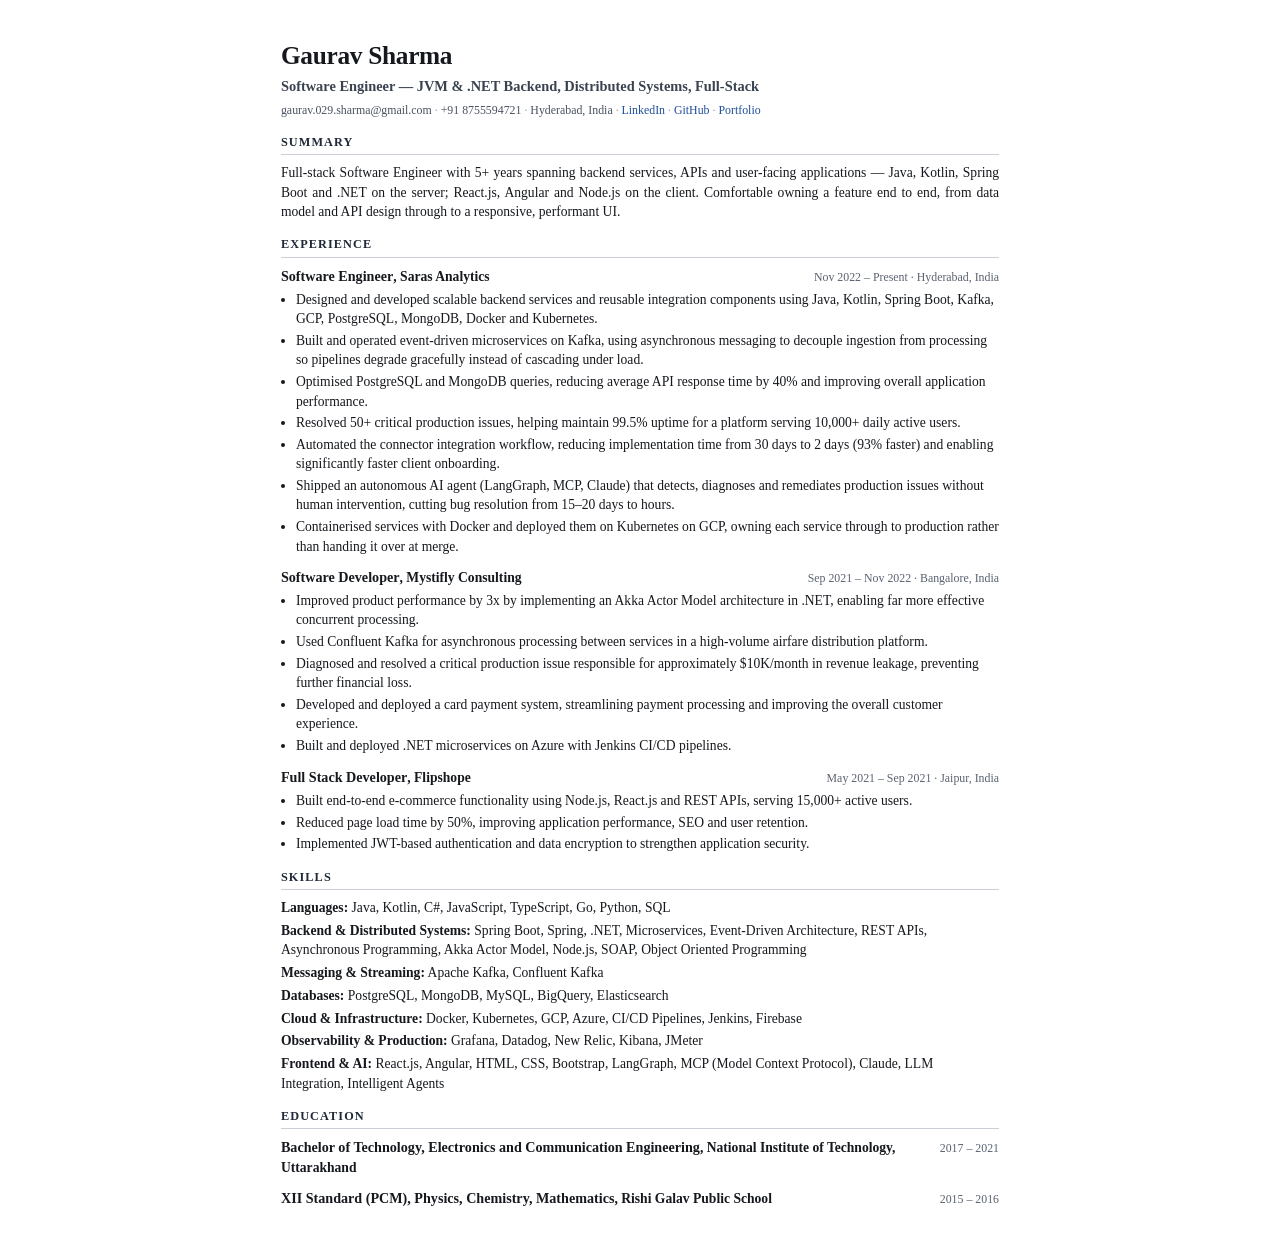
<file: Gaurav-Sharma-Resume.html>
<!DOCTYPE html>
<html lang="en"><head><meta charset="utf-8"><title>Gaurav Sharma — </title><style>
@page { size: A4; margin: 14mm 15mm; }
* { box-sizing: border-box; }
body {
  font-family: "Charter", "Georgia", "Times New Roman", serif;
  font-size: 10.2pt; line-height: 1.42; color: #15181d;
  margin: 0; padding: 0;
}
.sheet { max-width: 190mm; margin: 0 auto; padding: 10mm 0; }
h1 { font-size: 19pt; margin: 0 0 2px; letter-spacing: -0.3px; font-weight: 600; }
.headline { font-size: 10.8pt; color: #3a4250; margin: 0 0 6px; font-weight: 600; }
.contact { font-size: 8.9pt; color: #4a5260; margin-bottom: 13px; }
.contact a { color: #1f4e9c; text-decoration: none; }
.contact span + span::before { content: "  ·  "; color: #99a1ad; }
h2 {
  font-size: 9.2pt; text-transform: uppercase; letter-spacing: 1.1px;
  color: #1f2937; border-bottom: 1.1px solid #c9ced8;
  padding-bottom: 3px; margin: 15px 0 8px; font-weight: 700;
}
.summary { margin: 0 0 4px; text-align: justify; }
.role { margin-bottom: 11px; page-break-inside: avoid; }
.role-head { display: flex; justify-content: space-between; gap: 12px; align-items: baseline; }
.role-title { font-weight: 700; font-size: 10.6pt; }
.role-company { font-weight: 600; }
.role-meta { font-size: 8.9pt; color: #5a6270; white-space: nowrap; }
ul { margin: 4px 0 0; padding-left: 15px; }
li { margin-bottom: 2.5px; }
.skills-row { margin-bottom: 3.5px; }
.skills-label { font-weight: 700; }
.letter p { margin: 0 0 9px; text-align: justify; }
.footer-note {
  margin-top: 16px; padding-top: 7px; border-top: 1px dashed #ccd2dc;
  font-size: 8pt; color: #78808e;
}
@media print { .sheet { padding: 0; } }
</style></head><body><div class="sheet"><h1>Gaurav Sharma</h1><div class="headline">Software Engineer — JVM &amp; .NET Backend, Distributed Systems, Full-Stack</div><div class="contact"><span>gaurav.029.sharma@gmail.com</span><span>+91 8755594721</span><span>Hyderabad, India</span><span><a href="https://www.linkedin.com/in/gaurav-sharma-a9b9b8162">LinkedIn</a></span><span><a href="https://github.com/GAURAV-SHARMA-02">GitHub</a></span><span><a href="https://gaurav-sharma-02.github.io">Portfolio</a></span></div><h2>Summary</h2><p class="summary">Full-stack Software Engineer with 5+ years spanning backend services, APIs and user-facing applications — Java, Kotlin, Spring Boot and .NET on the server; React.js, Angular and Node.js on the client. Comfortable owning a feature end to end, from data model and API design through to a responsive, performant UI.</p><h2>Experience</h2><div class="role"><div class="role-head"><div><span class="role-title">Software Engineer</span><span class="role-company">, Saras Analytics</span></div><div class="role-meta">Nov 2022 – Present · Hyderabad, India</div></div><ul><li>Designed and developed scalable backend services and reusable integration components using Java, Kotlin, Spring Boot, Kafka, GCP, PostgreSQL, MongoDB, Docker and Kubernetes.</li><li>Built and operated event-driven microservices on Kafka, using asynchronous messaging to decouple ingestion from processing so pipelines degrade gracefully instead of cascading under load.</li><li>Optimised PostgreSQL and MongoDB queries, reducing average API response time by 40% and improving overall application performance.</li><li>Resolved 50+ critical production issues, helping maintain 99.5% uptime for a platform serving 10,000+ daily active users.</li><li>Automated the connector integration workflow, reducing implementation time from 30 days to 2 days (93% faster) and enabling significantly faster client onboarding.</li><li>Shipped an autonomous AI agent (LangGraph, MCP, Claude) that detects, diagnoses and remediates production issues without human intervention, cutting bug resolution from 15–20 days to hours.</li><li>Containerised services with Docker and deployed them on Kubernetes on GCP, owning each service through to production rather than handing it over at merge.</li></ul></div><div class="role"><div class="role-head"><div><span class="role-title">Software Developer</span><span class="role-company">, Mystifly Consulting</span></div><div class="role-meta">Sep 2021 – Nov 2022 · Bangalore, India</div></div><ul><li>Improved product performance by 3x by implementing an Akka Actor Model architecture in .NET, enabling far more effective concurrent processing.</li><li>Used Confluent Kafka for asynchronous processing between services in a high-volume airfare distribution platform.</li><li>Diagnosed and resolved a critical production issue responsible for approximately $10K/month in revenue leakage, preventing further financial loss.</li><li>Developed and deployed a card payment system, streamlining payment processing and improving the overall customer experience.</li><li>Built and deployed .NET microservices on Azure with Jenkins CI/CD pipelines.</li></ul></div><div class="role"><div class="role-head"><div><span class="role-title">Full Stack Developer</span><span class="role-company">, Flipshope</span></div><div class="role-meta">May 2021 – Sep 2021 · Jaipur, India</div></div><ul><li>Built end-to-end e-commerce functionality using Node.js, React.js and REST APIs, serving 15,000+ active users.</li><li>Reduced page load time by 50%, improving application performance, SEO and user retention.</li><li>Implemented JWT-based authentication and data encryption to strengthen application security.</li></ul></div><h2>Skills</h2><div class="skills-row"><span class="skills-label">Languages:</span> Java, Kotlin, C#, JavaScript, TypeScript, Go, Python, SQL</div><div class="skills-row"><span class="skills-label">Backend &amp; Distributed Systems:</span> Spring Boot, Spring, .NET, Microservices, Event-Driven Architecture, REST APIs, Asynchronous Programming, Akka Actor Model, Node.js, SOAP, Object Oriented Programming</div><div class="skills-row"><span class="skills-label">Messaging &amp; Streaming:</span> Apache Kafka, Confluent Kafka</div><div class="skills-row"><span class="skills-label">Databases:</span> PostgreSQL, MongoDB, MySQL, BigQuery, Elasticsearch</div><div class="skills-row"><span class="skills-label">Cloud &amp; Infrastructure:</span> Docker, Kubernetes, GCP, Azure, CI/CD Pipelines, Jenkins, Firebase</div><div class="skills-row"><span class="skills-label">Observability &amp; Production:</span> Grafana, Datadog, New Relic, Kibana, JMeter</div><div class="skills-row"><span class="skills-label">Frontend &amp; AI:</span> React.js, Angular, HTML, CSS, Bootstrap, LangGraph, MCP (Model Context Protocol), Claude, LLM Integration, Intelligent Agents</div><h2>Education</h2><div class="role"><div class="role-head"><div><span class="role-title">Bachelor of Technology, Electronics and Communication Engineering</span><span class="role-company">, National Institute of Technology, Uttarakhand</span></div><div class="role-meta">2017 – 2021</div></div></div><div class="role"><div class="role-head"><div><span class="role-title">XII Standard (PCM), Physics, Chemistry, Mathematics</span><span class="role-company">, Rishi Galav Public School</span></div><div class="role-meta">2015 – 2016</div></div></div></div></body></html>
</file>
